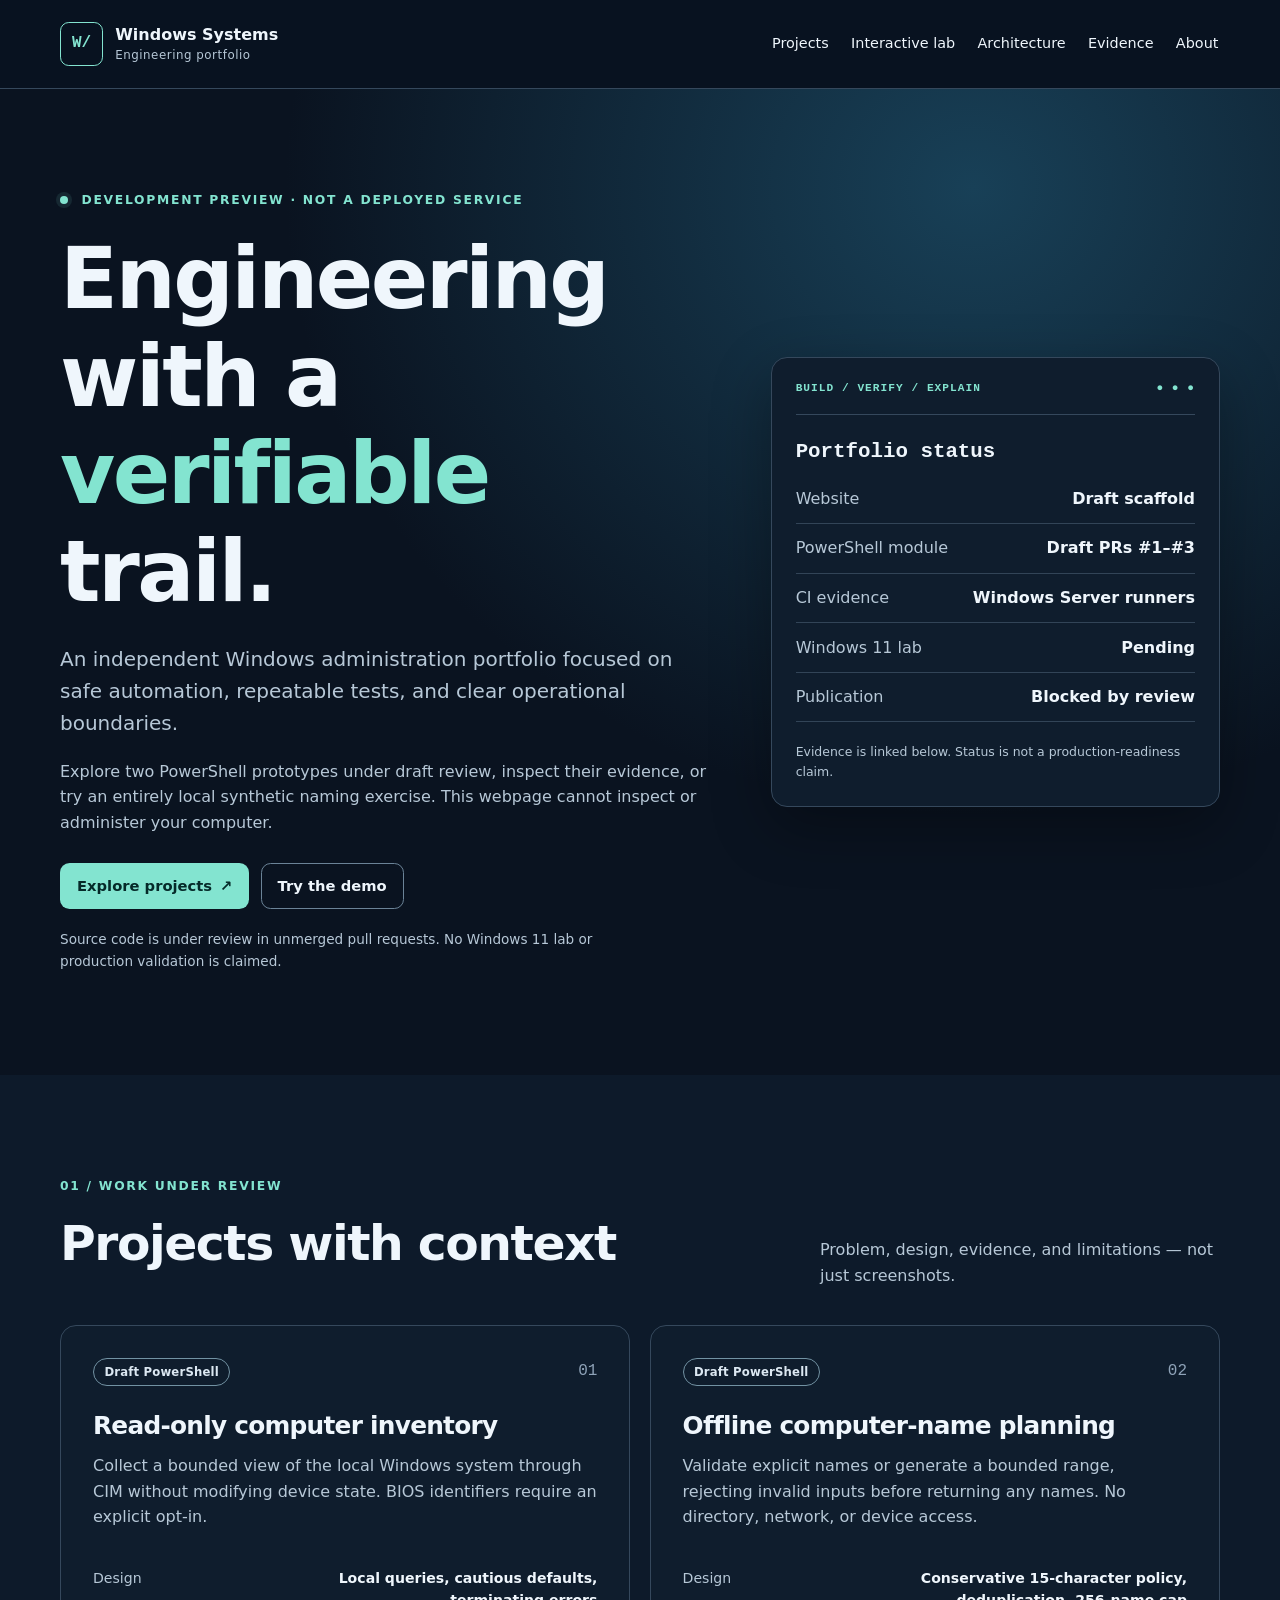
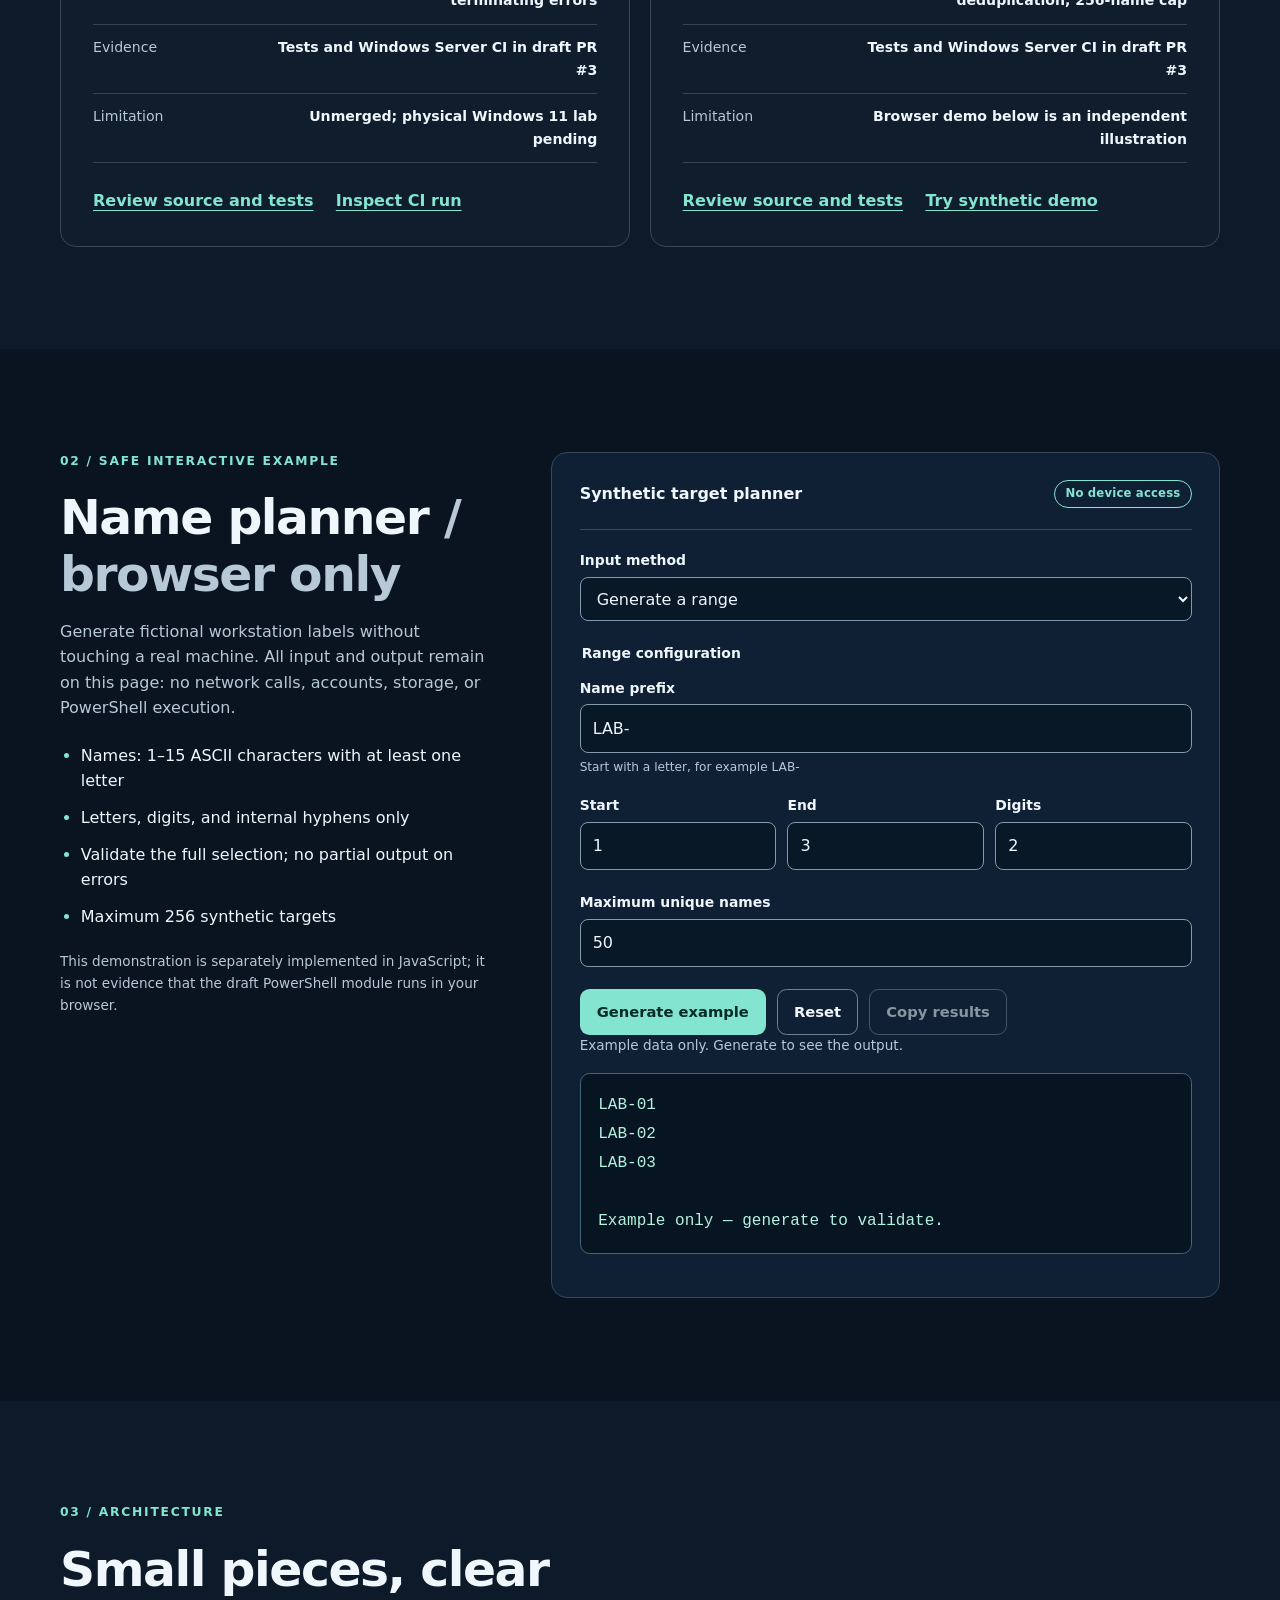
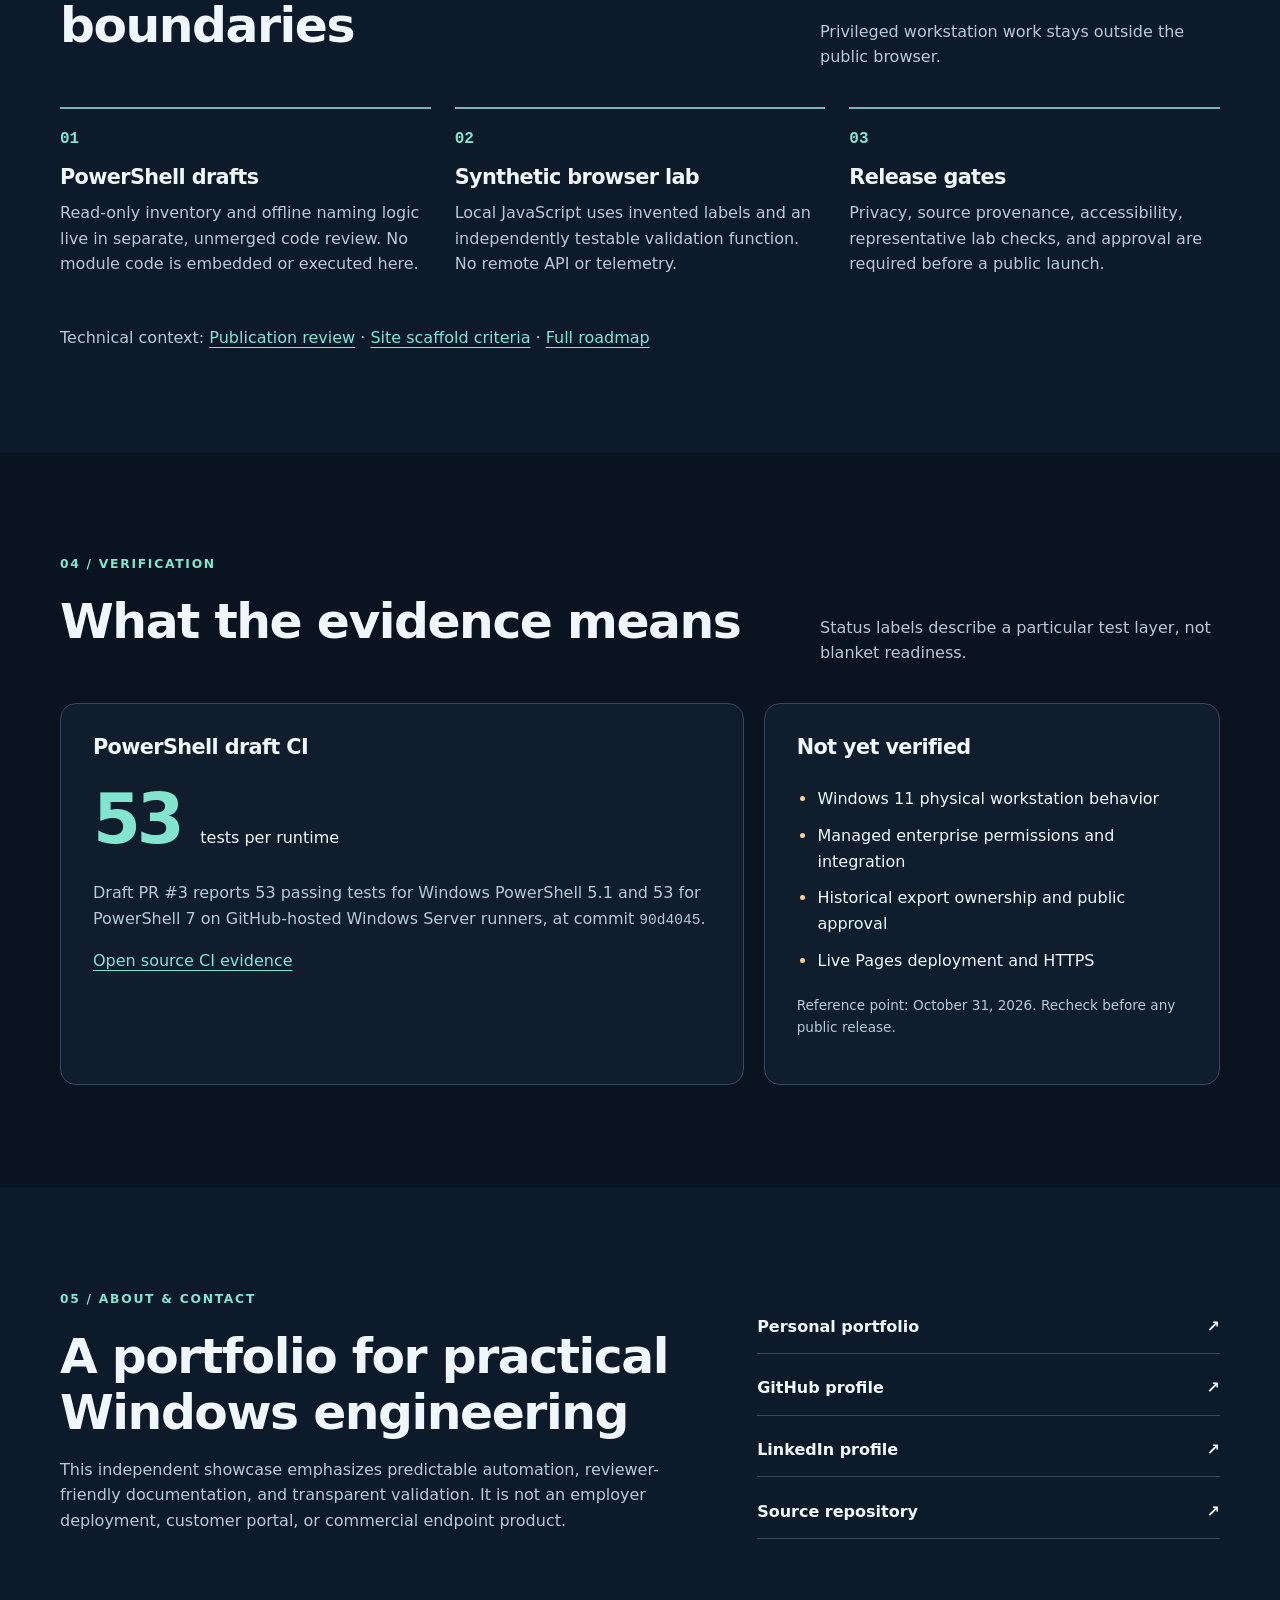
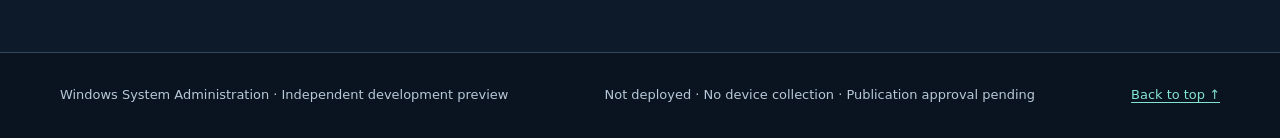
<file: site/index.html>
<!doctype html>
<html lang="en">
<head>
  <meta charset="utf-8">
  <meta name="viewport" content="width=device-width, initial-scale=1">
  <meta name="description" content="An independent Windows systems administration portfolio preview: PowerShell engineering, evidence, and a browser-only synthetic naming lab.">
  <meta name="robots" content="noindex, nofollow">
  <meta http-equiv="Content-Security-Policy" content="default-src 'none'; script-src 'self'; style-src 'self'; img-src 'self'; connect-src 'none'; object-src 'none'; base-uri 'none'; form-action 'none'">
  <meta name="color-scheme" content="dark light">
  <title>Windows System Administration | Engineering Portfolio Preview</title>
  <link rel="stylesheet" href="./assets/styles.css">
  <script type="module" src="./assets/app.js"></script>
</head>
<body>
  <a class="skip-link" href="#main">Skip to main content</a>
  <header class="site-header">
    <div class="container header-inner">
      <a class="brand" href="#overview" aria-label="Windows System Administration, back to overview"><span class="brand-icon" aria-hidden="true">W/</span><span>Windows <strong>Systems</strong><small>Engineering portfolio</small></span></a>
      <nav aria-label="Primary navigation">
        <ul class="nav-list">
          <li><a href="#projects">Projects</a></li>
          <li><a href="#lab">Interactive lab</a></li>
          <li><a href="#architecture">Architecture</a></li>
          <li><a href="#verification">Evidence</a></li>
          <li><a href="#about">About</a></li>
        </ul>
      </nav>
    </div>
  </header>
  <main id="main">
    <section id="overview" class="hero section" aria-labelledby="hero-title">
      <div class="container hero-grid">
        <div>
          <p class="eyebrow"><span class="signal" aria-hidden="true"></span> Development preview · Not a deployed service</p>
          <h1 id="hero-title">Engineering with a <em>verifiable</em> trail.</h1>
          <p class="lead">An independent Windows administration portfolio focused on safe automation, repeatable tests, and clear operational boundaries.</p>
          <p>Explore two PowerShell prototypes under draft review, inspect their evidence, or try an entirely local synthetic naming exercise. This webpage cannot inspect or administer your computer.</p>
          <div class="button-row">
            <a class="button button-primary" href="#projects">Explore projects <span aria-hidden="true">↗</span></a>
            <a class="button button-secondary" href="#lab">Try the demo</a>
          </div>
          <p class="hero-footnote">Source code is under review in unmerged pull requests. No Windows 11 lab or production validation is claimed.</p>
        </div>
        <aside class="signal-card" aria-label="Project scope summary">
          <div class="signal-card-top"><span>BUILD / VERIFY / EXPLAIN</span><span aria-hidden="true">● ● ●</span></div>
          <div class="terminal-heading">Portfolio status</div>
          <dl class="status-list">
            <div><dt>Website</dt><dd>Draft scaffold</dd></div>
            <div><dt>PowerShell module</dt><dd>Draft PRs #1–#3</dd></div>
            <div><dt>CI evidence</dt><dd>Windows Server runners</dd></div>
            <div><dt>Windows 11 lab</dt><dd>Pending</dd></div>
            <div><dt>Publication</dt><dd>Blocked by review</dd></div>
          </dl>
          <p class="signal-caption">Evidence is linked below. Status is not a production-readiness claim.</p>
        </aside>
      </div>
    </section>
    <section id="projects" class="section section-alt" aria-labelledby="projects-title">
      <div class="container">
        <div class="section-heading"><div><p class="eyebrow">01 / Work under review</p><h2 id="projects-title">Projects with context</h2></div><p>Problem, design, evidence, and limitations — not just screenshots.</p></div>
        <div class="cards">
          <article class="project-card">
            <div class="card-top"><span class="pill">Draft PowerShell</span><span class="card-number">01</span></div>
            <h3>Read-only computer inventory</h3>
            <p>Collect a bounded view of the local Windows system through CIM without modifying device state. BIOS identifiers require an explicit opt-in.</p>
            <dl class="details"><div><dt>Design</dt><dd>Local queries, cautious defaults, terminating errors</dd></div><div><dt>Evidence</dt><dd>Tests and Windows Server CI in draft PR #3</dd></div><div><dt>Limitation</dt><dd>Unmerged; physical Windows 11 lab pending</dd></div></dl>
            <div class="card-links"><a href="https://github.com/davidtomofficial/Windows-System-Administration/pull/3">Review source and tests</a><a href="https://github.com/davidtomofficial/Windows-System-Administration/actions/runs/41240883962">Inspect CI run</a></div>
          </article>
          <article class="project-card">
            <div class="card-top"><span class="pill">Draft PowerShell</span><span class="card-number">02</span></div>
            <h3>Offline computer-name planning</h3>
            <p>Validate explicit names or generate a bounded range, rejecting invalid inputs before returning any names. No directory, network, or device access.</p>
            <dl class="details"><div><dt>Design</dt><dd>Conservative 15-character policy, deduplication, 256-name cap</dd></div><div><dt>Evidence</dt><dd>Tests and Windows Server CI in draft PR #3</dd></div><div><dt>Limitation</dt><dd>Browser demo below is an independent illustration</dd></div></dl>
            <div class="card-links"><a href="https://github.com/davidtomofficial/Windows-System-Administration/pull/3">Review source and tests</a><a href="#lab">Try synthetic demo</a></div>
          </article>
        </div>
      </div>
    </section>
    <section id="lab" class="section" aria-labelledby="lab-title">
      <div class="container lab-grid">
        <div>
          <p class="eyebrow">02 / Safe interactive example</p>
          <h2 id="lab-title">Name planner <span class="muted-heading">/ browser only</span></h2>
          <p>Generate fictional workstation labels without touching a real machine. All input and output remain on this page: no network calls, accounts, storage, or PowerShell execution.</p>
          <ul class="check-list"><li>Names: 1–15 ASCII characters with at least one letter</li><li>Letters, digits, and internal hyphens only</li><li>Validate the full selection; no partial output on errors</li><li>Maximum 256 synthetic targets</li></ul>
          <p class="small-note">This demonstration is separately implemented in JavaScript; it is not evidence that the draft PowerShell module runs in your browser.</p>
        </div>
        <div class="lab-panel">
          <div class="panel-heading"><strong>Synthetic target planner</strong><span class="pill pill-accent">No device access</span></div>
          <form id="planner-form" novalidate>
            <div class="field"><label for="mode">Input method</label><select id="mode" name="mode"><option value="range">Generate a range</option><option value="list">Supply a comma-separated list</option></select></div>
            <fieldset id="range-fields"><legend>Range configuration</legend>
              <div class="field"><label for="prefix">Name prefix</label><input id="prefix" name="prefix" type="text" value="LAB-" maxlength="14" spellcheck="false" autocomplete="off" aria-describedby="prefix-hint"><small id="prefix-hint">Start with a letter, for example LAB-</small></div>
              <div class="form-row"><div class="field"><label for="start">Start</label><input id="start" name="start" type="number" min="0" max="9999" step="1" value="1"></div><div class="field"><label for="end">End</label><input id="end" name="end" type="number" min="0" max="9999" step="1" value="3"></div><div class="field"><label for="pad">Digits</label><input id="pad" name="pad" type="number" min="1" max="4" step="1" value="2"></div></div>
            </fieldset>
            <fieldset id="list-fields" hidden><legend>Explicit names</legend><div class="field"><label for="names">Names separated by commas</label><textarea id="names" name="names" rows="3" spellcheck="false" autocomplete="off" aria-describedby="list-hint">LAB-01,lab-01,LAB-02</textarea><small id="list-hint">Case-insensitive duplicates keep the first spelling. Spaces and line breaks are rejected.</small></div></fieldset>
            <div class="field"><label for="maximum">Maximum unique names</label><input id="maximum" name="maximum" type="number" min="1" max="256" step="1" value="50"></div>
            <div class="button-row form-actions"><button type="submit" class="button button-primary">Generate example</button><button type="reset" class="button button-secondary">Reset</button><button id="copy-results" type="button" class="button button-secondary" disabled>Copy results</button></div>
          </form>
          <p id="planner-error" class="error" role="alert" hidden></p>
          <p id="planner-status" class="small-note" role="status" aria-live="polite">Example data only. Generate to see the output.</p>
          <pre id="planner-output" class="output" aria-label="Synthetic computer names" tabindex="0">LAB-01
LAB-02
LAB-03

Example only — generate to validate.</pre>
        </div>
      </div>
    </section>
    <section id="architecture" class="section section-alt" aria-labelledby="architecture-title">
      <div class="container">
        <div class="section-heading"><div><p class="eyebrow">03 / Architecture</p><h2 id="architecture-title">Small pieces, clear boundaries</h2></div><p>Privileged workstation work stays outside the public browser.</p></div>
        <div class="process-grid">
          <article><span class="step-number">01</span><h3>PowerShell drafts</h3><p>Read-only inventory and offline naming logic live in separate, unmerged code review. No module code is embedded or executed here.</p></article>
          <article><span class="step-number">02</span><h3>Synthetic browser lab</h3><p>Local JavaScript uses invented labels and an independently testable validation function. No remote API or telemetry.</p></article>
          <article><span class="step-number">03</span><h3>Release gates</h3><p>Privacy, source provenance, accessibility, representative lab checks, and approval are required before a public launch.</p></article>
        </div>
        <p class="inline-links">Technical context: <a href="https://github.com/davidtomofficial/Windows-System-Administration/issues/4">Publication review</a> · <a href="https://github.com/davidtomofficial/Windows-System-Administration/issues/6">Site scaffold criteria</a> · <a href="https://github.com/davidtomofficial/Windows-System-Administration/pull/12">Full roadmap</a></p>
      </div>
    </section>
    <section id="verification" class="section" aria-labelledby="verification-title">
      <div class="container">
        <div class="section-heading"><div><p class="eyebrow">04 / Verification</p><h2 id="verification-title">What the evidence means</h2></div><p>Status labels describe a particular test layer, not blanket readiness.</p></div>
        <div class="evidence-grid"><div class="evidence-main"><h3>PowerShell draft CI</h3><p class="metric">53 <span>tests per runtime</span></p><p>Draft PR #3 reports 53 passing tests for Windows PowerShell 5.1 and 53 for PowerShell 7 on GitHub-hosted Windows Server runners, at commit <code>90d4045</code>.</p><a href="https://github.com/davidtomofficial/Windows-System-Administration/actions/runs/41240883962">Open source CI evidence</a></div><div class="evidence-side"><h3>Not yet verified</h3><ul class="check-list warning-list"><li>Windows 11 physical workstation behavior</li><li>Managed enterprise permissions and integration</li><li>Historical export ownership and public approval</li><li>Live Pages deployment and HTTPS</li></ul><p class="small-note">Reference point: October 31, 2026. Recheck before any public release.</p></div></div>
      </div>
    </section>
    <section id="about" class="section section-alt" aria-labelledby="about-title">
      <div class="container about-grid"><div><p class="eyebrow">05 / About & contact</p><h2 id="about-title">A portfolio for practical Windows engineering</h2><p>This independent showcase emphasizes predictable automation, reviewer-friendly documentation, and transparent validation. It is not an employer deployment, customer portal, or commercial endpoint product.</p></div><div class="about-links"><a href="https://davidtomofficial.com">Personal portfolio <span aria-hidden="true">↗</span></a><a href="https://github.com/davidtomofficial">GitHub profile <span aria-hidden="true">↗</span></a><a href="https://www.linkedin.com/in/davidtomofficial">LinkedIn profile <span aria-hidden="true">↗</span></a><a href="https://github.com/davidtomofficial/Windows-System-Administration">Source repository <span aria-hidden="true">↗</span></a></div></div>
    </section>
  </main>
  <footer class="site-footer"><div class="container footer-inner"><p>Windows System Administration · Independent development preview</p><p>Not deployed · No device collection · Publication approval pending</p><a href="#overview">Back to top ↑</a></div></footer>
</body>
</html>
</file>
<file: site/assets/styles.css>
:root{color-scheme:dark;--bg:#0a1320;--surface:#0f1d2d;--line:#35485c;--text:#eff6fc;--muted:#b7c8d7;--accent:#83e4d0;--accent-ink:#052a29;--warn:#f7cf95;--radius:16px;--max:1160px;font-family:Inter,ui-sans-serif,system-ui,-apple-system,BlinkMacSystemFont,"Segoe UI",sans-serif;font-size:16px;line-height:1.6;font-synthesis:none}
*,*::before,*::after{box-sizing:border-box}
html{scroll-behavior:smooth;scroll-padding-top:6.5rem}
body{margin:0;background:var(--bg);color:var(--text)}
a{color:var(--accent);text-underline-offset:.22em}a:hover{text-decoration-thickness:2px}
button,input,select,textarea{font:inherit}button{cursor:pointer}button:disabled{cursor:not-allowed;opacity:.55}
p,h1,h2,h3{margin-top:0}p{max-width:68ch}
h1,h2,h3{line-height:1.15;letter-spacing:-.03em}
h1{font-size:clamp(2.8rem,7vw,5.3rem);margin:0 0 1.4rem}h1 em{font-style:normal;color:var(--accent)}
h2{font-size:clamp(2rem,4.4vw,3.05rem);margin-bottom:1rem}h3{font-size:1.3rem}
code{font-family:ui-monospace,SFMono-Regular,Consolas,monospace;font-size:.91em;overflow-wrap:anywhere}
:focus-visible{outline:3px solid #ffda87;outline-offset:4px}
::selection{background:#90e7d4;color:#051f23}
.container{width:min(var(--max),calc(100% - 2.5rem));margin-inline:auto}
.section{padding:clamp(3.5rem,8vw,6.5rem) 0;scroll-margin-top:2rem}
.section-alt{background:#0d1a2a}
.eyebrow{color:var(--accent);text-transform:uppercase;letter-spacing:.14em;font-size:.77rem;font-weight:750;margin-bottom:1.2rem}
.skip-link{position:absolute;z-index:1000;top:-8rem;left:1rem;background:#fff;color:#071522;padding:.7rem 1rem;border-radius:.4rem}.skip-link:focus{top:1rem}
.site-header{background:rgba(9,19,32,.98);border-bottom:1px solid var(--line);position:relative;z-index:3}
.header-inner{min-height:5.5rem;display:flex;align-items:center;justify-content:space-between;gap:1rem 2rem;flex-wrap:wrap;padding-block:.9rem}
.brand{display:inline-flex;align-items:center;gap:.75rem;color:var(--text);text-decoration:none;font-weight:550;line-height:1.2}
.brand small{display:block;color:var(--muted);font-size:.74rem;font-weight:450;letter-spacing:.045em;margin-top:.25rem}
.brand-icon{display:grid;place-items:center;width:2.7rem;height:2.7rem;border:1px solid var(--accent);border-radius:.55rem;color:var(--accent);font-family:ui-monospace,monospace;font-weight:800}
.nav-list{display:flex;flex-wrap:wrap;gap:.2rem 1.2rem;margin:0;padding:0;list-style:none;font-size:.9rem}
.nav-list a{display:inline-block;padding:.45rem .1rem;color:var(--text);text-decoration:none}
.nav-list a:hover,.nav-list a:focus-visible{color:var(--accent)}
.hero{background:radial-gradient(ellipse at 76% 10%,#184057 0%,transparent 50%),var(--bg)}
.hero-grid{display:grid;grid-template-columns:minmax(0,1.18fr) minmax(270px,.82fr);align-items:center;gap:clamp(2rem,5vw,5rem)}
.hero .lead{font-size:1.25rem;color:#e0edf6}
.hero p:not(.eyebrow):not(.hero-footnote){color:var(--muted)}
.signal{display:inline-block;width:.52rem;height:.52rem;background:var(--accent);border-radius:100%;margin-right:.45rem;box-shadow:0 0 0 4px #83e4d019}
.hero-footnote,.small-note{font-size:.85rem;color:var(--muted)}.hero-footnote{margin:1.25rem 0 0}
.button-row{display:flex;flex-wrap:wrap;gap:.7rem;margin-top:1.7rem}
.button{display:inline-flex;align-items:center;justify-content:center;gap:.5rem;border:1px solid transparent;border-radius:.6rem;min-height:2.9rem;padding:.55rem 1rem;text-decoration:none;font-weight:700;font-size:.92rem}
.button-primary{color:var(--accent-ink);background:var(--accent)}.button-primary:hover{background:#c3fff0}
.button-secondary{color:var(--text);background:transparent;border-color:#6b8397}
.button-secondary:hover{border-color:var(--accent);background:#20364b}
.signal-card,.project-card,.lab-panel,.evidence-main,.evidence-side{border:1px solid var(--line);background:var(--surface);border-radius:var(--radius)}
.signal-card{padding:1.5rem;box-shadow:0 20px 60px #0005}
.signal-card-top{display:flex;justify-content:space-between;gap:1rem;color:var(--accent);font:700 .7rem ui-monospace,Consolas,monospace;letter-spacing:.09em;padding-bottom:1.2rem;border-bottom:1px solid var(--line)}
.terminal-heading{font:600 1.3rem ui-monospace,Consolas,monospace;padding-block:1.6rem .7rem}
.status-list{margin:0}
.status-list>div,.details>div{display:flex;justify-content:space-between;gap:1rem;border-bottom:1px solid #324457;padding-block:.72rem}
.status-list dt,.details dt{color:var(--muted)}
.status-list dd,.details dd{margin:0;text-align:right;font-weight:600}
.status-list dd{color:var(--text)}
.signal-caption{font-size:.78rem;color:var(--muted);margin:1.2rem 0 0}
.section-heading{display:flex;justify-content:space-between;align-items:end;gap:1rem 3rem;margin-bottom:2.3rem}
.section-heading>p{max-width:25rem;color:var(--muted);margin-bottom:0}
.cards{display:grid;grid-template-columns:repeat(2,minmax(0,1fr));gap:1.2rem}
.project-card{padding:clamp(1.25rem,2.7vw,2rem);display:flex;flex-direction:column;gap:.6rem}
.card-top{display:flex;justify-content:space-between;align-items:center}
.pill{display:inline-flex;align-items:center;padding:.23rem .65rem;font-size:.73rem;font-weight:750;letter-spacing:.015em;border:1px solid #7292a3;color:#dce8f2;border-radius:100px}
.pill-accent{border-color:var(--accent);color:var(--accent)}
.card-number{font-family:ui-monospace,monospace;color:#8fa3b8}
.project-card h3{font-size:1.55rem;margin:1rem 0 .2rem}
.project-card>p{color:var(--muted)}
.details{font-size:.88rem;margin:0 0 1rem}.details dt{flex:0 0 5rem}.details dd{max-width:65%}
.card-links{display:flex;flex-wrap:wrap;gap:1rem 1.4rem;margin-top:auto;font-weight:650}
.lab-grid{display:grid;grid-template-columns:minmax(0,.78fr) minmax(300px,1.22fr);gap:clamp(2rem,5vw,5rem);align-items:start}
.lab-grid>div>p:not(.eyebrow){color:var(--muted)}
.muted-heading{color:var(--muted)}
.check-list{padding-left:1.3rem}.check-list li{padding:.35rem 0}
.check-list li::marker{color:var(--accent)}
.lab-panel{padding:clamp(1rem,3vw,1.7rem);background:#102034}
.panel-heading{display:flex;align-items:center;justify-content:space-between;gap:.8rem;flex-wrap:wrap;padding-bottom:1.3rem;margin-bottom:1.2rem;border-bottom:1px solid var(--line)}
.field{display:flex;flex-direction:column;gap:.35rem;min-width:0}
.field label,fieldset legend{font-size:.87rem;font-weight:700}
.field small{font-size:.76rem;color:var(--muted)}
.field input,.field textarea,.field select{width:100%;min-height:2.8rem;padding:.65rem .75rem;background:#081827;color:var(--text);border:1px solid #839aac;border-radius:.5rem}
.field textarea{resize:vertical}.field input:focus,.field textarea:focus,.field select:focus{border-color:var(--accent)}.field input[type=number]{min-width:0}
fieldset{min-width:0;padding:0;margin:1.3rem 0;border:0}fieldset legend{margin-bottom:.75rem}
.form-row{display:grid;grid-template-columns:repeat(3,minmax(0,1fr));gap:.7rem;margin-top:1rem}
form>.field{margin-block:1rem}
.form-actions{margin-top:1.35rem}
.output{background:#071421;border:1px solid #45647d;border-radius:.6rem;padding:1.1rem;min-height:9.5rem;white-space:pre-wrap;overflow-wrap:anywhere;color:#b4f4df;line-height:1.8}
.error{color:#ffe4cc;border:1px solid #e7a97f;background:#59372c;border-radius:.5rem;padding:.7rem 1rem}
.process-grid{display:grid;grid-template-columns:repeat(3,minmax(0,1fr));gap:1.5rem}
.process-grid article{border-top:2px solid #77b4b7;padding-top:1rem}.step-number{font:800 1rem ui-monospace,monospace;color:var(--accent)}
.process-grid h3{margin:1rem 0 .6rem}.process-grid p{color:var(--muted)}
.inline-links{margin:2rem 0 0;color:var(--muted)}
.evidence-grid{display:grid;grid-template-columns:1.2fr .8fr;gap:1.2rem}
.evidence-main,.evidence-side{padding:clamp(1.25rem,3vw,2rem)}
.evidence-main>p:not(.metric),.evidence-side>p{color:var(--muted)}
.metric{font-size:clamp(3rem,6vw,4.3rem);color:var(--accent);font-weight:800;letter-spacing:-.06em;line-height:1.1;margin:1.4rem 0}
.metric span{font-size:1rem;letter-spacing:0;color:var(--text);font-weight:500}
.warning-list li::marker{color:var(--warn)}
.about-grid{display:grid;grid-template-columns:1fr .75fr;gap:2rem 5rem;align-items:center}
.about-grid>div>p:last-child{color:var(--muted)}.about-links{display:grid;gap:.5rem}
.about-links a{display:flex;justify-content:space-between;gap:1rem;color:var(--text);padding:.85rem 0;border-bottom:1px solid var(--line);font-weight:700;text-decoration:none}
.about-links a:hover{color:var(--accent)}
.site-footer{border-top:1px solid var(--line);padding:2rem 0;color:var(--muted);font-size:.81rem}
.footer-inner{display:flex;align-items:center;flex-wrap:wrap;justify-content:space-between;gap:.7rem 2rem}.footer-inner p{margin:0}
@media(max-width:850px){
  .hero-grid,.lab-grid,.evidence-grid,.about-grid{grid-template-columns:1fr}
  .signal-card{max-width:570px}.section-heading{display:block}.section-heading>p{margin-top:.8rem}
  .process-grid{grid-template-columns:1fr 1fr}
}
@media(max-width:640px){
  .container{width:min(var(--max),calc(100% - 2rem))}
  .header-inner{display:block}.brand{margin-bottom:.85rem}
  .nav-list{gap:.1rem .95rem}.nav-list a{padding:.4rem .05rem}
  .cards,.process-grid{grid-template-columns:1fr}
  .section{padding:3rem 0}
  .details>div{align-items:start}.card-links{display:grid}
  .form-actions{display:grid;grid-template-columns:1fr 1fr}
  .form-actions .button:first-child{grid-column:1 / -1}
  .form-row{gap:.45rem}.form-row .field input{padding:.5rem .4rem}
  .hero h1{font-size:clamp(2.5rem,10vw,4.3rem)}
}
@media(max-width:359px){
  .nav-list{gap:.15rem .65rem;font-size:.82rem}
  .form-actions{grid-template-columns:1fr}.form-actions .button:first-child{grid-column:auto}
  .panel-heading .pill{font-size:.68rem}
}
@media(prefers-reduced-motion:reduce){
  html{scroll-behavior:auto}
  *,*::before,*::after{animation-duration:.01ms!important;transition-duration:.01ms!important}
}
@media print{
  :root{color-scheme:light;--bg:#fff;--surface:#fff;--line:#bbb;--text:#111;--muted:#333;--accent:#00594d;--accent-ink:#fff}
  body,.hero,.section-alt{background:#fff!important;color:#111}
  .site-header,.site-footer,.button-row,.lab-panel{display:none}
  .section{padding:1.2rem 0;break-inside:avoid}
  .cards,.process-grid,.evidence-grid,.about-grid{grid-template-columns:1fr 1fr}
  .project-card,.evidence-main,.evidence-side,.signal-card{box-shadow:none}
  a{color:#00594d}
}
</file>
